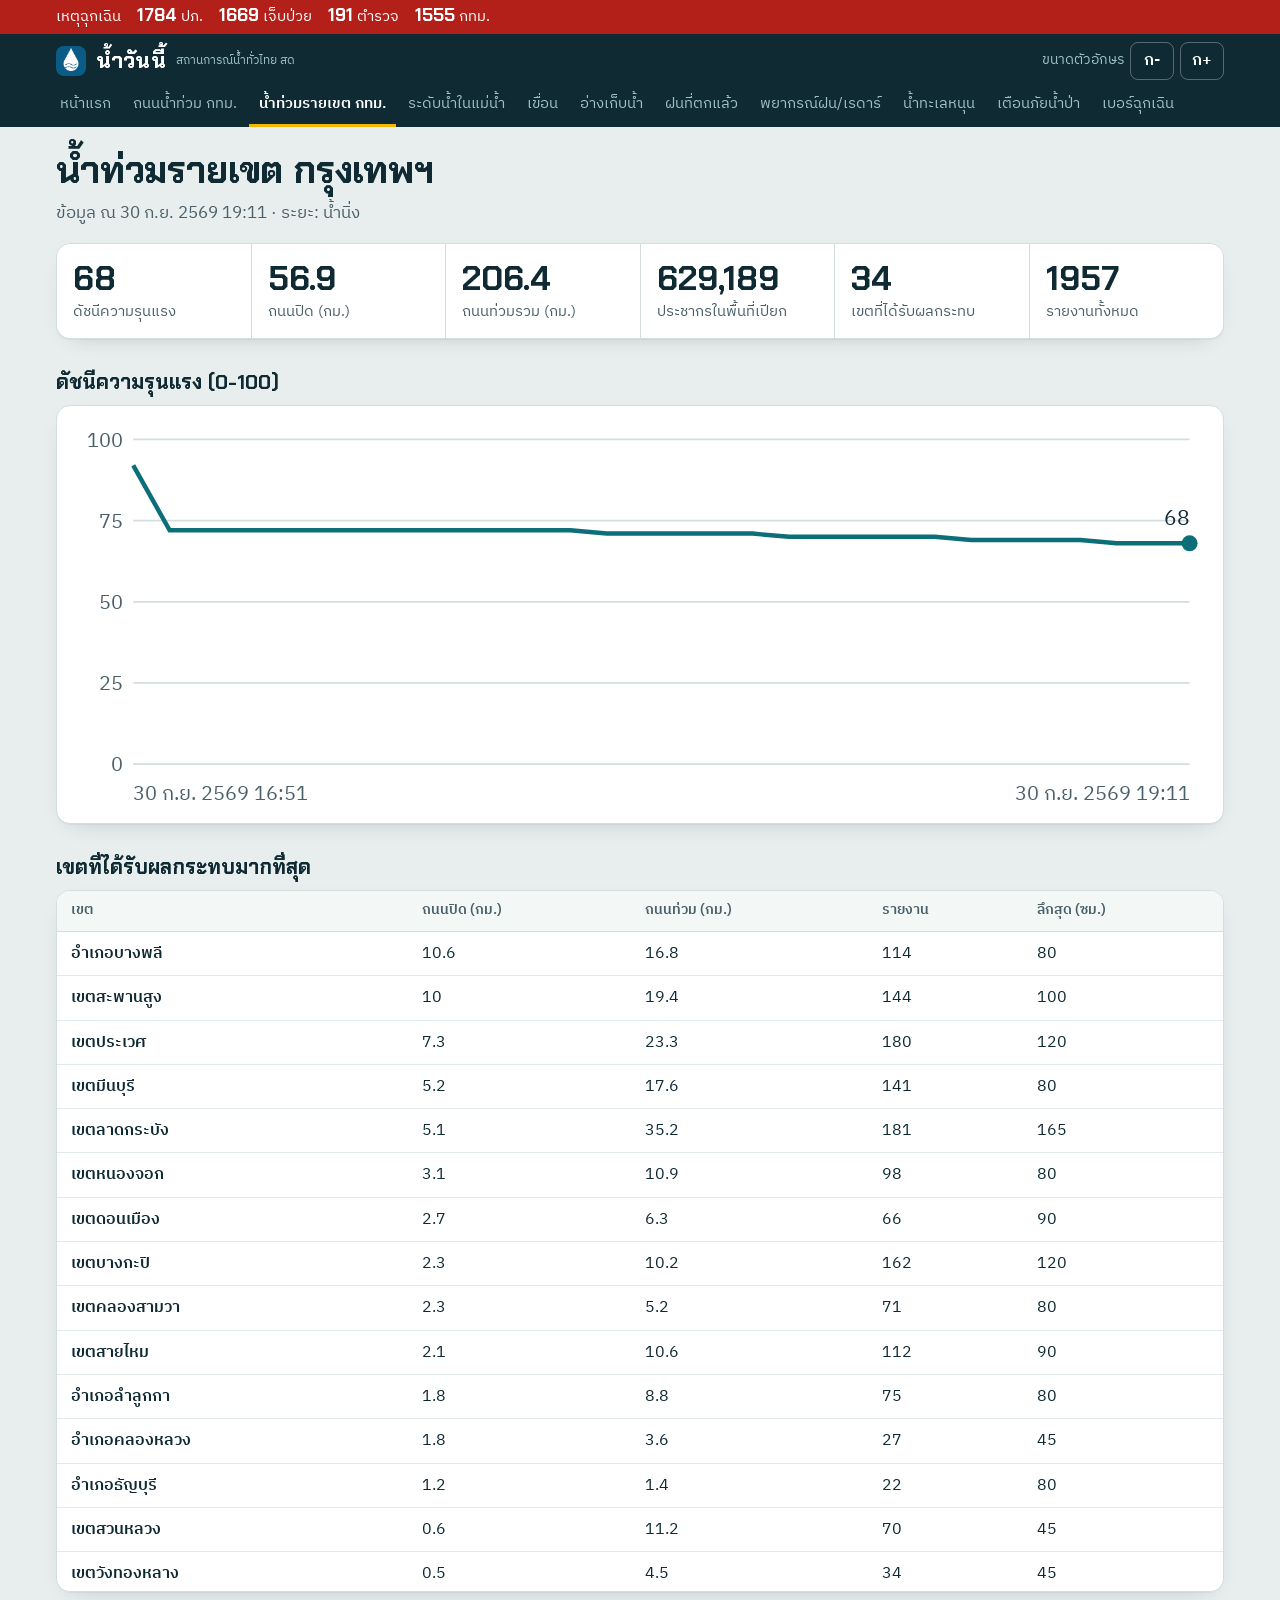
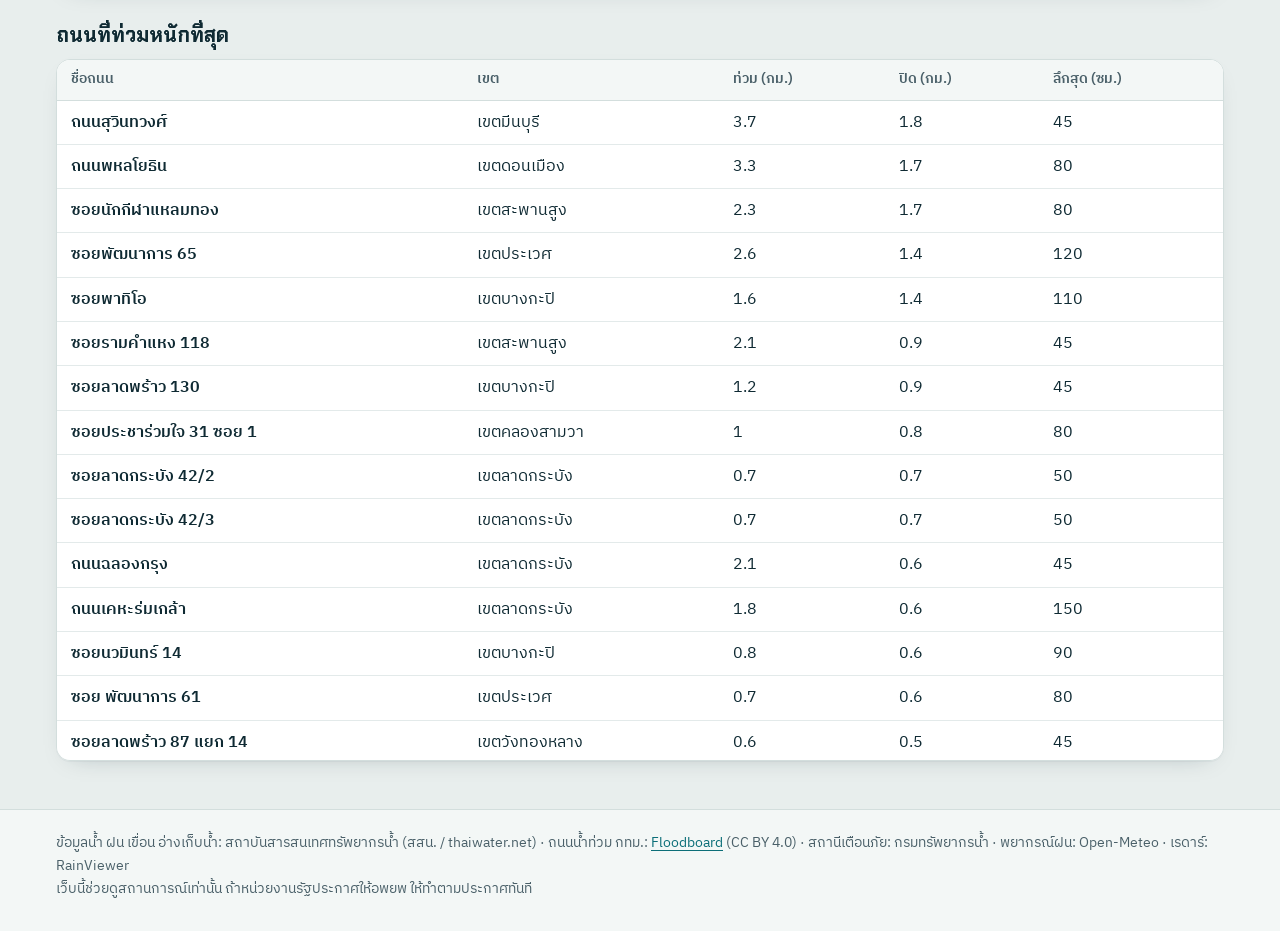
<file: districts.html>
<!doctype html><html lang="th"><head><meta charset="utf-8"><meta name="viewport" content="width=device-width,initial-scale=1"><link rel="manifest" href="manifest.webmanifest"><meta name="theme-color" content="#0f2a33"><meta name="mobile-web-app-capable" content="yes"><meta name="apple-mobile-web-app-capable" content="yes"><meta name="apple-mobile-web-app-title" content="น้ำวันนี้"><link rel="apple-touch-icon" href="icons/apple-touch-icon.png"><link rel="icon" href="icons/icon-192.png"><title>รายเขต กทม. | น้ำวันนี้</title><link rel="stylesheet" href="https://fonts.googleapis.com/css2?family=Chakra+Petch:wght@600;700&family=IBM+Plex+Sans+Thai:wght@400;500;600;700&display=swap"><link rel="stylesheet" href="style.css"><style>svg{width:100%;height:auto;display:block}</style></head><body><header class="top"></header><main class="wrap">
<h1>น้ำท่วมรายเขต กรุงเทพฯ</h1><p class="sub" id="meta">กำลังโหลด…</p>
<div class="grid" id="kpi"></div>
<h2>ดัชนีความรุนแรง (0-100)</h2><div class="ch"><svg id="ch" viewBox="0 0 640 220" role="img" aria-label="กราฟดัชนีความรุนแรงย้อนหลัง"></svg></div>
<h2>เขตที่ได้รับผลกระทบมากที่สุด</h2>
<div class="tablebox"><table><thead><tr><th>เขต</th><th>ถนนปิด (กม.)</th><th>ถนนท่วม (กม.)</th><th>รายงาน</th><th>ลึกสุด (ซม.)</th></tr></thead><tbody id="tb"></tbody></table></div>
<h2>ถนนที่ท่วมหนักที่สุด</h2>
<div class="tablebox"><table><thead><tr><th>ชื่อถนน</th><th>เขต</th><th>ท่วม (กม.)</th><th>ปิด (กม.)</th><th>ลึกสุด (ซม.)</th></tr></thead><tbody id="tr"></tbody></table></div>
</main><footer></footer><script src="app.js"></script><script>
nav('districts.html');
local('data/summary.json').then(s=>{
 const n=s.now;$('#meta').textContent=`ข้อมูล ณ ${fmtT(s.generatedAt)} · ระยะ: ${n.phase==='stagnation'?'น้ำนิ่ง':n.phase}`;
 const k=[[n.index,'ดัชนีความรุนแรง'],[num(n.blockedKm,1),'ถนนปิด (กม.)'],[num(n.floodedKm,1),'ถนนท่วมรวม (กม.)'],[num(n.peopleWet,0),'ประชากรในพื้นที่เปียก'],[n.districtsHit,'เขตที่ได้รับผลกระทบ'],[n.reports,'รายงานทั้งหมด']];
 $('#kpi').innerHTML=k.map(([v,l])=>`<div class="stat"><b>${v}</b><span>${l}</span></div>`).join('');
 const h=[...s.history,{t:n.t,index:n.index}].filter(x=>x.index!=null),W=640,H=220,m={l:36,r:12,t:12,b:26};
 const x=i=>m.l+i*(W-m.l-m.r)/(h.length-1),y=v=>H-m.b-v*(H-m.t-m.b)/100;
 let g='';[0,25,50,75,100].forEach(v=>g+=`<line x1="${m.l}" x2="${W-m.r}" y1="${y(v)}" y2="${y(v)}" stroke="var(--line)"/><text x="${m.l-6}" y="${y(v)+4}" text-anchor="end" font-size="11" fill="var(--mut)">${v}</text>`);
 const pts=h.map((d,i)=>`${x(i)},${y(d.index)}`).join(' '),last=h.length-1;
 g+=`<polyline points="${pts}" fill="none" stroke="var(--accent)" stroke-width="2.5"/><circle cx="${x(last)}" cy="${y(h[last].index)}" r="4.5" fill="var(--accent)"/><text x="${W-m.r}" y="${y(h[last].index)-10}" text-anchor="end" font-size="12" fill="var(--fg)">${h[last].index}</text>`;
 g+=`<text x="${m.l}" y="${H-6}" font-size="11" fill="var(--mut)">${fmtT(h[0].t)}</text><text x="${W-m.r}" y="${H-6}" text-anchor="end" font-size="11" fill="var(--mut)">${fmtT(h[last].t)}</text>`;
 $('#ch').innerHTML=g;
 $('#tb').innerHTML=[...s.districts].sort((a,b)=>b.blockedKm-a.blockedKm).slice(0,20).map(d=>`<tr><td>${esc(d.name)}</td><td>${num(d.blockedKm,1)}</td><td>${num(d.floodedKm,1)}</td><td>${d.reports}</td><td>${d.maxDepthCm??'-'}</td></tr>`).join('');
 $('#tr').innerHTML=s.topRoads.slice(0,15).map(r=>`<tr><td>${esc(r.name)}</td><td>${esc(r.district||'')}</td><td>${num(r.km,1)}</td><td>${num(r.blockedKm,1)}</td><td>${r.maxDepthCm??'-'}</td></tr>`).join('');
}).catch(()=>$('#meta').innerHTML='<span class="err">โหลดข้อมูลไม่ได้ ต้องเปิดผ่านเว็บเซิร์ฟเวอร์</span>');
</script></body></html>
</file>
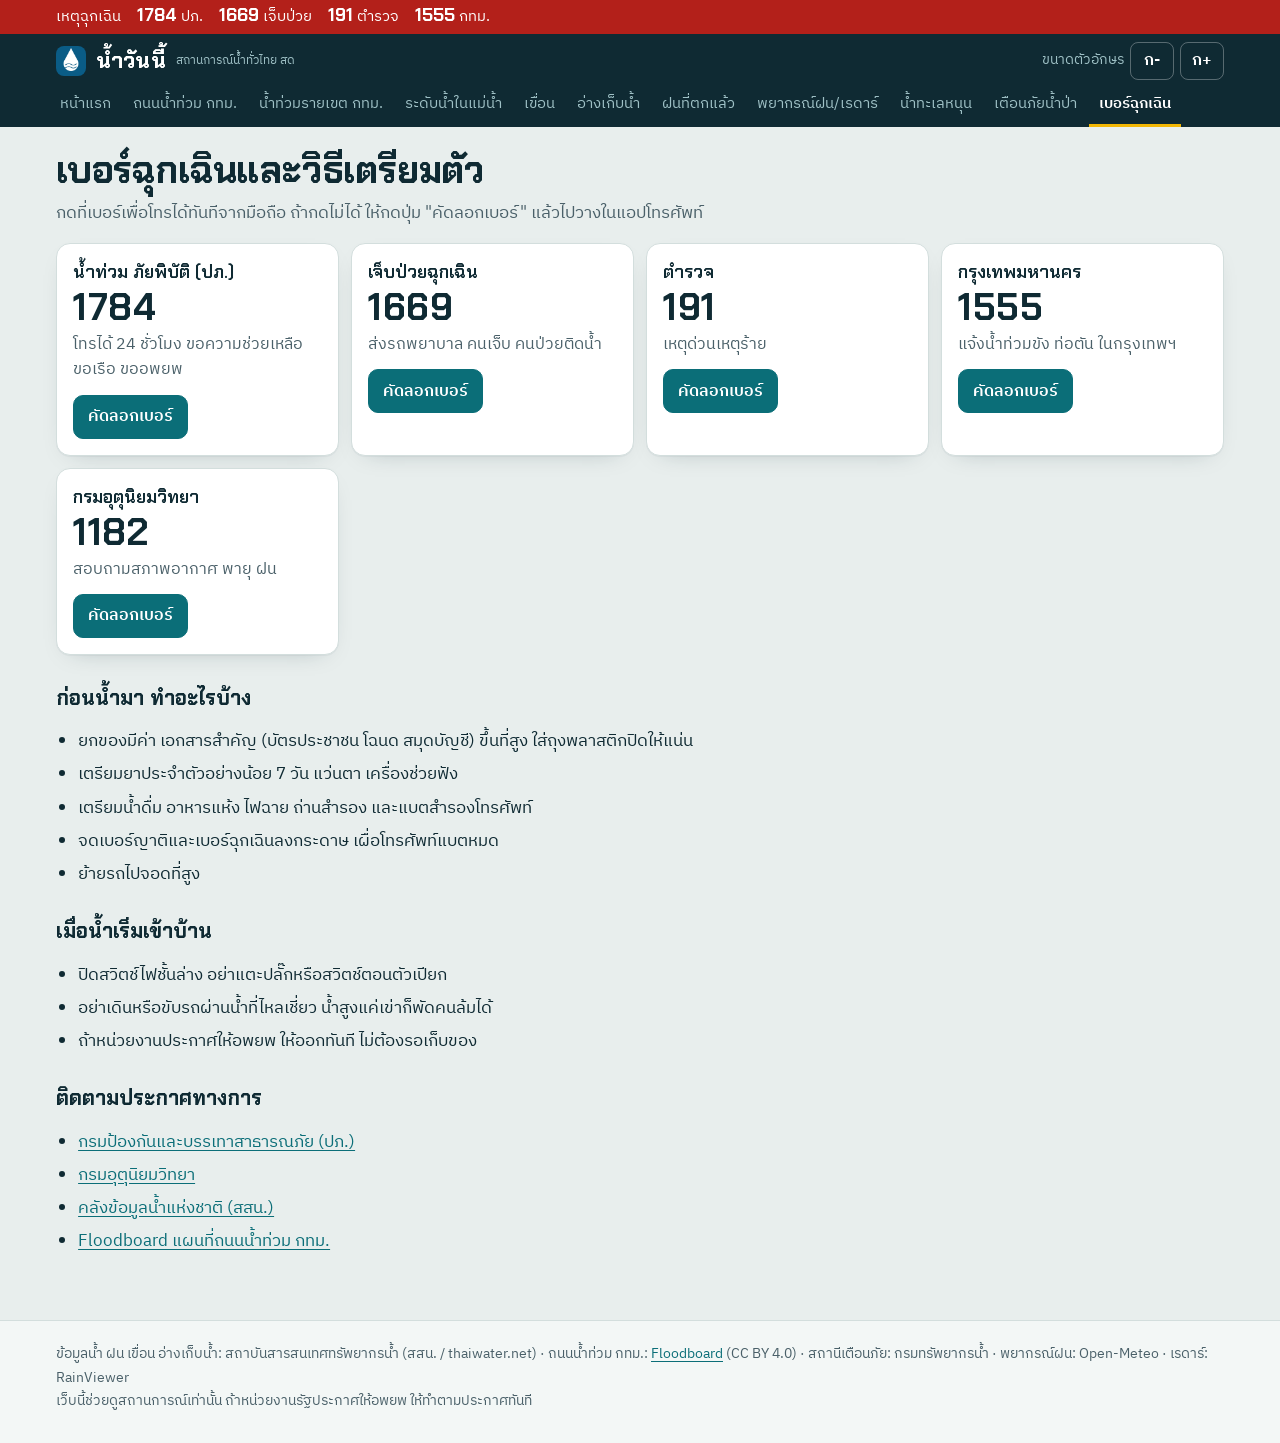
<file: help.html>
<!doctype html><html lang="th"><head><meta charset="utf-8"><meta name="viewport" content="width=device-width,initial-scale=1"><link rel="manifest" href="manifest.webmanifest"><meta name="theme-color" content="#0f2a33"><meta name="mobile-web-app-capable" content="yes"><meta name="apple-mobile-web-app-capable" content="yes"><meta name="apple-mobile-web-app-title" content="น้ำวันนี้"><link rel="apple-touch-icon" href="icons/apple-touch-icon.png"><link rel="icon" href="icons/icon-192.png"><title>ช่วยเหลือ | น้ำวันนี้</title>
<link rel="stylesheet" href="https://fonts.googleapis.com/css2?family=Chakra+Petch:wght@600;700&family=IBM+Plex+Sans+Thai:wght@400;500;600;700&display=swap"><link rel="stylesheet" href="style.css"></head>
<body><header class="top"></header><main class="wrap">
<h1>เบอร์ฉุกเฉินและวิธีเตรียมตัว</h1>
<p class="sub">กดที่เบอร์เพื่อโทรได้ทันทีจากมือถือ ถ้ากดไม่ได้ ให้กดปุ่ม "คัดลอกเบอร์" แล้วไปวางในแอปโทรศัพท์</p>
<div class="cards">
<div class="card"><h3>น้ำท่วม ภัยพิบัติ (ปภ.)</h3><a class="tel" href="tel:1784">1784</a><p>โทรได้ 24 ชั่วโมง ขอความช่วยเหลือ ขอเรือ ขออพยพ</p><button type="button" data-copy="1784">คัดลอกเบอร์</button></div>
<div class="card"><h3>เจ็บป่วยฉุกเฉิน</h3><a class="tel" href="tel:1669">1669</a><p>ส่งรถพยาบาล คนเจ็บ คนป่วยติดน้ำ</p><button type="button" data-copy="1669">คัดลอกเบอร์</button></div>
<div class="card"><h3>ตำรวจ</h3><a class="tel" href="tel:191">191</a><p>เหตุด่วนเหตุร้าย</p><button type="button" data-copy="191">คัดลอกเบอร์</button></div>
<div class="card"><h3>กรุงเทพมหานคร</h3><a class="tel" href="tel:1555">1555</a><p>แจ้งน้ำท่วมขัง ท่อตัน ในกรุงเทพฯ</p><button type="button" data-copy="1555">คัดลอกเบอร์</button></div>
<div class="card"><h3>กรมอุตุนิยมวิทยา</h3><a class="tel" href="tel:1182">1182</a><p>สอบถามสภาพอากาศ พายุ ฝน</p><button type="button" data-copy="1182">คัดลอกเบอร์</button></div>
</div>
<h2>ก่อนน้ำมา ทำอะไรบ้าง</h2>
<ul>
<li>ยกของมีค่า เอกสารสำคัญ (บัตรประชาชน โฉนด สมุดบัญชี) ขึ้นที่สูง ใส่ถุงพลาสติกปิดให้แน่น</li>
<li>เตรียมยาประจำตัวอย่างน้อย 7 วัน แว่นตา เครื่องช่วยฟัง</li>
<li>เตรียมน้ำดื่ม อาหารแห้ง ไฟฉาย ถ่านสำรอง และแบตสำรองโทรศัพท์</li>
<li>จดเบอร์ญาติและเบอร์ฉุกเฉินลงกระดาษ เผื่อโทรศัพท์แบตหมด</li>
<li>ย้ายรถไปจอดที่สูง</li>
</ul>
<h2>เมื่อน้ำเริ่มเข้าบ้าน</h2>
<ul>
<li>ปิดสวิตช์ไฟชั้นล่าง อย่าแตะปลั๊กหรือสวิตช์ตอนตัวเปียก</li>
<li>อย่าเดินหรือขับรถผ่านน้ำที่ไหลเชี่ยว น้ำสูงแค่เข่าก็พัดคนล้มได้</li>
<li>ถ้าหน่วยงานประกาศให้อพยพ ให้ออกทันที ไม่ต้องรอเก็บของ</li>
</ul>
<h2>ติดตามประกาศทางการ</h2>
<ul>
<li><a href="https://www.disaster.go.th" target="_blank" rel="noopener">กรมป้องกันและบรรเทาสาธารณภัย (ปภ.)</a></li>
<li><a href="https://www.tmd.go.th" target="_blank" rel="noopener">กรมอุตุนิยมวิทยา</a></li>
<li><a href="https://www.thaiwater.net" target="_blank" rel="noopener">คลังข้อมูลน้ำแห่งชาติ (สสน.)</a></li>
<li><a href="https://floodboard.org" target="_blank" rel="noopener">Floodboard แผนที่ถนนน้ำท่วม กทม.</a></li>
</ul>
</main><footer></footer><script src="app.js"></script><script>
window.NO_AUTO_RELOAD=true;nav('help.html');
document.querySelectorAll('[data-copy]').forEach(b=>b.onclick=async()=>{try{await navigator.clipboard.writeText(b.dataset.copy);b.textContent='คัดลอกแล้ว ✓'}catch(e){b.textContent='เบอร์ '+b.dataset.copy}setTimeout(()=>b.textContent='คัดลอกเบอร์',3000)});
</script></body></html>
</file>
<file: style.css>
/* น้ำวันนี้ — ธีม "สถานีวัดน้ำ"
   แนวคิด: หน้าปัดเครื่องมือวัด ข้อมูลแน่นแต่จัดเป็นแผงชัดเจน สีบอกสถานะพร้อมคำเสมอ
   ตัวอักษร: Chakra Petch (ตัวเลข/หัวเรื่อง ให้ฟีลหน้าปัด) + IBM Plex Sans Thai (เนื้อหา อ่านง่าย) */
:root{
 --bg:#e8eeed;--panel:#ffffff;--panel2:#f3f7f6;--fg:#0f2a33;--mut:#4a6069;--line:#d3dedd;--line2:#e3eaea;
 --accent:#0b6e78;--accent-fg:#ffffff;--gauge:#f2b705;
 --ok:#1b7a3d;--watch:#8a6a00;--warn:#b54a00;--crit:#b3201a;--over:#9b1a7d;
 --okbg:#e2f3e7;--watchbg:#fbf0c4;--warnbg:#fde4cf;--critbg:#fbdcd9;--overbg:#f6dcef;
 --nav:#0f2a33;--navfg:#ffffff;--navmut:#9fc1c6;--sos:#b3201a;
 --shadow:0 1px 0 rgba(15,42,51,.04),0 8px 24px -16px rgba(15,42,51,.35);
 --fs:17px;--display:'Chakra Petch','IBM Plex Sans Thai',sans-serif;--body:'IBM Plex Sans Thai','Noto Sans Thai',system-ui,sans-serif}
@media (prefers-color-scheme:dark){:root:not([data-theme="light"]){--bg:#0a1a20;--panel:#11252c;--panel2:#0e2026;--fg:#e6f0f0;--mut:#9cb3b8;--line:#22404a;--line2:#1a333b;--accent:#5cc8cf;--accent-fg:#062027;--ok:#5fd68a;--watch:#f2cf4a;--warn:#ffa25c;--crit:#ff7b72;--over:#f08ad6;--okbg:#10301f;--watchbg:#332a08;--warnbg:#3a2210;--critbg:#3d1614;--overbg:#361430;--nav:#06141a;--sos:#c62a22;--shadow:0 10px 30px -18px rgba(0,0,0,.8);color-scheme:dark}}
:root[data-theme="dark"]{--bg:#0a1a20;--panel:#11252c;--panel2:#0e2026;--fg:#e6f0f0;--mut:#9cb3b8;--line:#22404a;--line2:#1a333b;--accent:#5cc8cf;--accent-fg:#062027;--ok:#5fd68a;--watch:#f2cf4a;--warn:#ffa25c;--crit:#ff7b72;--over:#f08ad6;--okbg:#10301f;--watchbg:#332a08;--warnbg:#3a2210;--critbg:#3d1614;--overbg:#361430;--nav:#06141a;--sos:#c62a22;--shadow:0 10px 30px -18px rgba(0,0,0,.8);color-scheme:dark}
*{box-sizing:border-box}
html{font-size:var(--fs);-webkit-text-size-adjust:100%}
body{margin:0;background:var(--bg);color:var(--fg);font:400 1rem/1.6 var(--body)}
a{color:var(--accent);text-underline-offset:3px}
.wrap{max-width:1200px;margin:0 auto;padding-inline:16px}
:focus-visible{outline:3px solid var(--gauge)!important;outline-offset:2px}
@media (prefers-reduced-motion:reduce){*{transition:none!important;animation:none!important}}

/* ---------- แถบฉุกเฉิน ---------- */
.sos{background:var(--sos);color:#fff;font-size:.88rem}
.sos .wrap{display:flex;gap:4px 16px;align-items:center;padding-block:5px;overflow-x:auto;white-space:nowrap;scrollbar-width:none}
.sos .wrap::-webkit-scrollbar{display:none}
.sos a{color:#fff;text-decoration:none}
.sos b{font:700 1.05rem/1 var(--display);margin-right:4px}

/* ---------- ส่วนหัว (ติดบนสุดตอนเลื่อน) ---------- */
header.top{background:var(--nav);color:var(--navfg);position:sticky;top:0;z-index:1000;box-shadow:0 1px 0 rgba(255,255,255,.06)}
header.top .wrap{padding-block:8px 0;display:grid;gap:6px}
.headrow{display:flex;align-items:center;justify-content:space-between;gap:10px}
.brand{display:inline-flex;align-items:center;gap:10px;font:700 1.3rem/1 var(--display);color:var(--navfg);text-decoration:none;letter-spacing:.01em}
.brand img{width:30px;height:30px;border-radius:8px}
.brand small{font:400 .72rem var(--body);color:var(--navmut);letter-spacing:0}
.sizer{display:flex;gap:6px;align-items:center;font-size:.8rem;color:var(--navmut)}
.sizer button{min-width:44px;min-height:38px;padding:4px 8px;background:transparent;color:var(--navfg);border:1px solid rgba(255,255,255,.3);border-radius:8px;font-weight:600}
.sizer button:hover{background:rgba(255,255,255,.1)}
nav.menu{display:flex;gap:2px;overflow-x:auto;scrollbar-width:thin;margin-inline:-6px}
nav.menu a{flex:none;color:var(--navmut);text-decoration:none;padding:9px 10px 11px;font-size:.9rem;line-height:1.2;border-bottom:3px solid transparent;white-space:nowrap}
nav.menu a:hover{color:#fff}
nav.menu a[aria-current]{color:#fff;border-bottom-color:var(--gauge);font-weight:600}
.menubtn{display:none}

main{padding-block:22px 48px}
h1{font:700 clamp(1.6rem,3.6vw,2.2rem)/1.2 var(--display);margin:0 0 6px;text-wrap:balance;letter-spacing:-.005em}
h2{font:700 1.2rem/1.3 var(--display);margin:30px 0 10px;text-wrap:balance;display:flex;align-items:baseline;gap:10px;flex-wrap:wrap}
h2 small{font:400 .82rem var(--body);color:var(--mut)}
.sub{color:var(--mut);margin:0 0 16px;max-width:72ch}

/* ---------- แถบความสดของข้อมูล ---------- */
.status{display:flex;flex-wrap:wrap;gap:6px 12px;align-items:center;padding:8px 12px;margin-bottom:14px;border-radius:10px;background:var(--panel);border:1px solid var(--line);font-size:.88rem;color:var(--mut)}
.badge{display:inline-flex;align-items:center;gap:7px;padding:2px 10px;border-radius:99px;font-weight:600;font-size:.85rem}
.badge::before{content:"";width:8px;height:8px;border-radius:50%;background:currentColor}
.live{color:var(--ok);background:var(--okbg)}
.live::before{animation:pulse 2s infinite}
@keyframes pulse{50%{opacity:.25}}
.snap{color:var(--warn);background:var(--warnbg)}
.ago{font-weight:600;color:var(--fg)}

/* ---------- ปุ่มและช่องกรอก ---------- */
button,select,input{font:inherit;font-size:.95rem;color:var(--fg);background:var(--panel);border:1px solid var(--line);border-radius:10px;padding:8px 14px;min-height:44px}
button{cursor:pointer;background:var(--accent);color:var(--accent-fg);border-color:var(--accent);font-weight:600}
button:hover{filter:brightness(1.06)}
input[type=search],input[type=text]{background:var(--panel)}
input:focus,select:focus{border-color:var(--accent)}
.tools{display:flex;flex-wrap:wrap;gap:8px;margin-bottom:12px;align-items:center}
.tools input{flex:1 1 240px;min-width:0}
.tools button[aria-pressed=false]{background:var(--panel);color:var(--fg);border-color:var(--line)}
.tools button[aria-pressed=true]{background:var(--fg);color:var(--bg);border-color:var(--fg)}
input[type=checkbox]{width:22px;height:22px;min-height:0;accent-color:var(--accent);flex:none}
label.chk,label.tools{display:inline-flex;gap:10px;align-items:center;margin-bottom:12px;font-size:.92rem;cursor:pointer;color:var(--mut)}
.chips{display:flex;flex-wrap:wrap;gap:6px;align-items:center;margin:8px 0 12px}
.chips>span{font-size:.85rem;color:var(--mut);margin-right:2px}
.chips button{min-height:36px;padding:4px 14px;border-radius:99px;background:var(--panel);color:var(--fg);border:1px solid var(--line);font-weight:500;font-size:.88rem}
.chips button[aria-pressed=true]{background:var(--fg);color:var(--bg);border-color:var(--fg)}
.chips button:hover{border-color:var(--accent)}

/* ---------- ตัวเลขสรุป: แผงเดียว แบ่งช่องด้วยเส้น ---------- */
.grid{display:grid;grid-template-columns:repeat(auto-fit,minmax(170px,1fr));gap:1px;background:var(--line);border:1px solid var(--line);border-radius:14px;overflow:hidden;box-shadow:var(--shadow)}
.grid:empty{display:none}
.stat{background:var(--panel);padding:14px 16px;min-width:0}
.stat b{display:block;font:700 2rem/1.1 var(--display);font-variant-numeric:tabular-nums;margin:2px 0}
.stat span{color:var(--mut);font-size:.88rem;display:block}
.stat small{display:block;color:var(--mut);font-size:.8rem;margin-top:2px}

/* ---------- ตาราง ---------- */
.tablebox{overflow:auto;max-height:78vh;background:var(--panel);border:1px solid var(--line);border-radius:14px;box-shadow:var(--shadow)}
table{border-collapse:collapse;width:100%;min-width:560px;font-variant-numeric:tabular-nums;font-size:.93rem}
th,td{text-align:left;padding:9px 14px;border-bottom:1px solid var(--line2);vertical-align:middle}
td{white-space:nowrap}
td:first-child{white-space:normal;font-weight:600;min-width:170px}
th{position:sticky;top:0;z-index:1;font-size:.8rem;color:var(--mut);font-weight:600;background:var(--panel2);border-bottom:1px solid var(--line)}
tbody tr:hover{background:var(--panel2)}
tr:last-child td{border-bottom:0}

/* ---------- ป้ายสถานะ: สี + คำ เสมอ ---------- */
.lv{display:inline-flex;align-items:center;gap:6px;font-weight:600;font-size:.85rem;padding:2px 10px;border-radius:99px;white-space:nowrap}
.lv i{width:8px;height:8px;border-radius:50%;background:currentColor;display:inline-block;flex:none}
.l1{color:var(--ok)}.l2{color:var(--watch)}.l3{color:var(--warn)}.l4{color:var(--crit)}.l5{color:var(--over)}
.lv.l1{background:var(--okbg)}.lv.l2{background:var(--watchbg)}.lv.l3{background:var(--warnbg)}.lv.l4{background:var(--critbg)}.lv.l5{background:var(--overbg)}
.bar{height:8px;background:var(--line2);border-radius:4px;min-width:100px;overflow:hidden}
.bar span{display:block;height:100%;background:var(--accent);border-radius:4px}
.bar.hi span{background:var(--warn)}

/* คำอธิบายสี */
.legend{display:flex;flex-wrap:wrap;gap:6px 10px;align-items:center;margin:6px 0 14px;padding:10px 12px;background:var(--panel);border:1px solid var(--line);border-radius:12px}
.legend p{margin:0 6px 0 0;font-weight:600;font-size:.88rem}

.note{background:var(--panel);border:1px solid var(--line);border-left:4px solid var(--gauge);border-radius:10px;padding:12px 16px;margin:16px 0;color:var(--fg);max-width:80ch;font-size:.93rem}

/* การ์ด (เช่น หน้าเบอร์ฉุกเฉิน) */
.cards{display:grid;grid-template-columns:repeat(auto-fit,minmax(230px,1fr));gap:12px}
.card{background:var(--panel);border:1px solid var(--line);border-radius:14px;padding:16px;min-width:0;box-shadow:var(--shadow)}
.card h3{margin:0 0 4px;font:600 1.05rem var(--display)}
.card>span{display:block;font-size:.95rem}.card small{display:block;color:var(--mut);font-size:.85rem}
.card p{margin:4px 0 12px;color:var(--mut);font-size:.92rem}
.tel{font:700 2.2rem/1.1 var(--display);font-variant-numeric:tabular-nums;letter-spacing:.02em}
.card .tel{margin:4px 0 2px}
a.tel{display:block;color:var(--fg);text-decoration:none;margin:4px 0}
a.go{display:block;text-decoration:none;color:inherit;transition:border-color .15s}
a.go:hover{border-color:var(--accent)}
a.go .more{color:var(--accent);font-weight:600;font-size:.88rem}

.ch{background:var(--panel);border:1px solid var(--line);border-radius:14px;padding:12px;box-shadow:var(--shadow)}
.map{border:1px solid var(--line);border-radius:14px}
svg text{font-family:var(--body)}
.err{color:var(--crit);font-weight:600}
ul{padding-left:1.3em}li{margin-bottom:6px}
details summary{cursor:pointer}

footer{color:var(--mut);font-size:.85rem;padding-block:22px 30px;border-top:1px solid var(--line);background:var(--panel2)}
footer .wrap{max-width:1200px}

/* ---------- มือถือ ---------- */
@media (max-width:760px){
 .wrap{padding-inline:14px}
 header.top .wrap{padding-block:8px}
 .menubtn{display:flex;align-items:center;justify-content:space-between;width:100%;min-height:42px;padding:6px 12px;background:rgba(255,255,255,.08);color:#fff;border:1px solid rgba(255,255,255,.18);font-weight:500;font-size:.92rem}
 .menubtn b{color:var(--gauge);font-weight:600}
 nav.menu{display:none;flex-direction:column;margin:0;padding-bottom:8px}
 .menubtn[aria-expanded=true]+nav.menu{display:flex}
 nav.menu a{border-bottom:0;border-left:3px solid transparent;padding:11px 12px;font-size:1rem}
 nav.menu a[aria-current]{border-left-color:var(--gauge);background:rgba(255,255,255,.06)}
 .sizer>span{display:none}
 .brand small{display:none}
 .stat b{font-size:1.7rem}
 main{padding-block:16px 40px}
}
</file>
